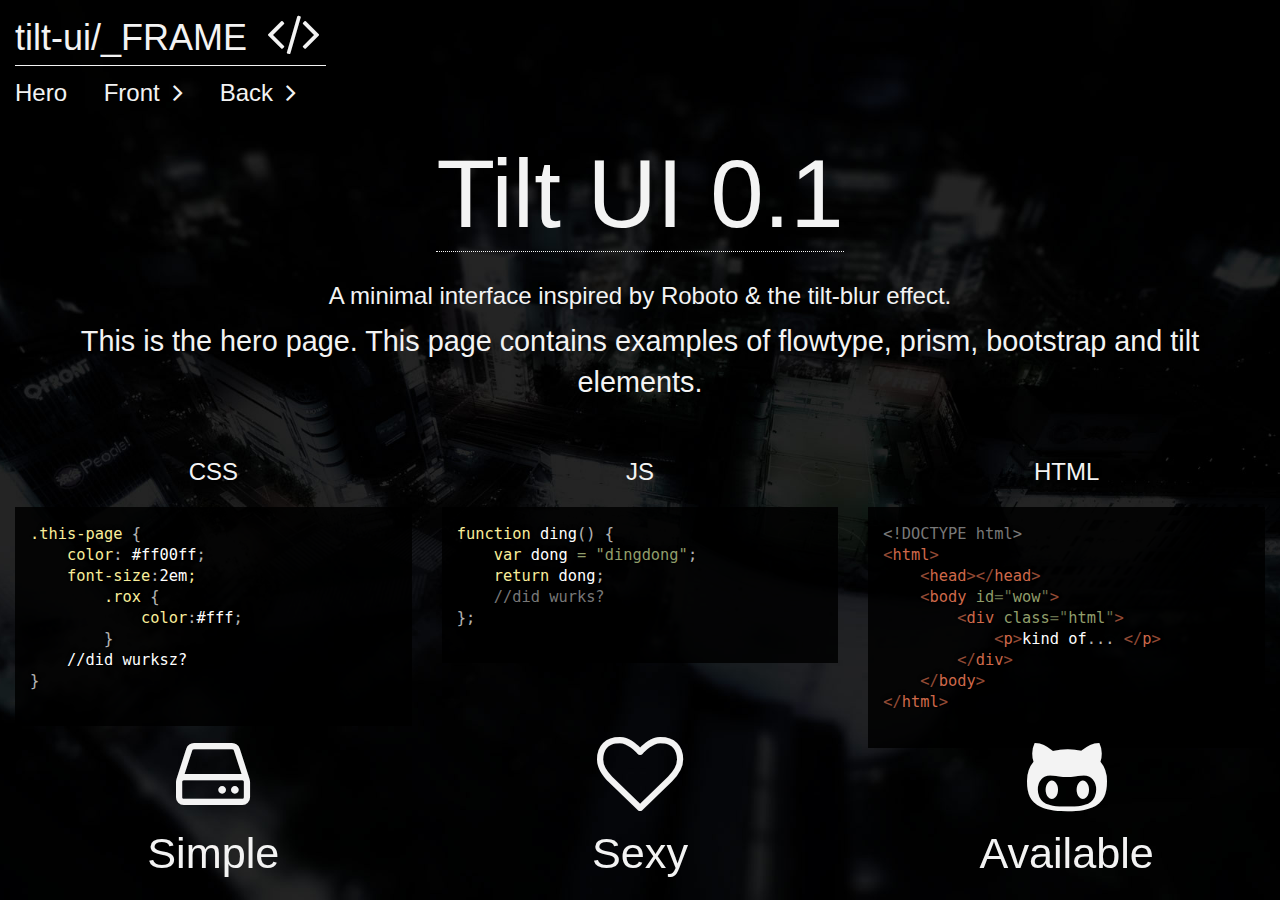
<file: index.html>
<!DOCTYPE html>
<!-- Tilt UI -->
<html lang="en">
<head>
	<meta charset="utf-8">
	<title>Landing | Tilt UI</title>
	<meta name="description" content="">
	<meta name="viewport" content="width=device-width, initial-scale=1.0">
    <!-- Favicons -->
    <link rel="apple-touch-icon" sizes="57x57" href="/images/fav/apple-touch-icon-57x57.png">
    <link rel="apple-touch-icon" sizes="60x60" href="/images/fav/apple-touch-icon-60x60.png">
    <link rel="apple-touch-icon" sizes="72x72" href="/images/fav/apple-touch-icon-72x72.png">
    <link rel="apple-touch-icon" sizes="76x76" href="/images/fav/apple-touch-icon-76x76.png">
    <link rel="apple-touch-icon" sizes="114x114" href="/images/fav/apple-touch-icon-114x114.png">
    <link rel="apple-touch-icon" sizes="120x120" href="/images/fav/apple-touch-icon-120x120.png">
    <link rel="apple-touch-icon" sizes="144x144" href="/images/fav/apple-touch-icon-144x144.png">
    <link rel="apple-touch-icon" sizes="152x152" href="/images/fav/apple-touch-icon-152x152.png">
    <link rel="apple-touch-icon" sizes="180x180" href="/images/fav/apple-touch-icon-180x180.png">
    <link rel="icon" type="image/png" href="/images/fav/favicon-32x32.png" sizes="32x32">
    <link rel="icon" type="image/png" href="/images/fav/android-chrome-192x192.png" sizes="192x192">
    <link rel="icon" type="image/png" href="/images/fav/favicon-96x96.png" sizes="96x96">
    <link rel="icon" type="image/png" href="/images/fav/favicon-16x16.png" sizes="16x16">
    <link rel="manifest" href="/images/fav/manifest.json">
    <link rel="shortcut icon" href="/images/fav/favicon.ico">
    <meta name="msapplication-TileColor" content="#444444">
    <meta name="msapplication-TileImage" content="/images/fav/mstile-144x144.png">
    <meta name="msapplication-config" content="/images/fav/browserconfig.xml">
    <meta name="theme-color" content="#44444">
	<!-- Local CSS  -->
	<link rel="stylesheet" type="text/css" href="css/lib/bootstrap.min.css" rel="stylesheet">
	<link rel="stylesheet" type="text/css" href="css/lib/font-awesome.min.css" rel="stylesheet">
    <link rel="stylesheet" type="text/css" href="css/lib/prism.css" />
	<link rel="stylesheet" type="text/css" href="css/tilt.css" rel="stylesheet">
	
</head>
<body id="tilted">
	<!-- Nav Container -->
	<div class="container-fluid"> <!-- Wrap in col-xs-12 in case we want to make it sticky later -->
		<div class="row">
			<div class="col-xs-12">
				<div id="head-master">
					<!-- Page Title -->
					<div class="row" id="title-master">
						<div class="col-xs-12">
							<h5 class="title-master expander">tilt-ui/_FRAME &nbsp;<span id="flapper" class="fa fa-code"></span></h5>
						</div>
					</div>
					
					<!-- Subnav -->
					<div class="row" id="nav-master">
						<div class="col-xs-12">
							<div class="slide">
								<ul class="parentmenu content">
									<li class="parent">
										<a href="index.html">
                                            <h6>Hero</h6>
                                        </a>
									</li>
									<li class="parent">
										<a><h6 class="subexpander closed">Front &nbsp;<span id="flopper" class="fa fa-angle-right"></span></h6></a>
										<ul class="submenu">
											<div class="subcontent">
												<li>
                                                <a href="#">Structural</a>
												</li>
												<li>
												<a href="#">Content Types</a>
												</li>
                                                <li>
												<a href="forms.html">Text  &amp; Forms</a>
												</li>
											</div>
										</ul>
									</li>
									<li class="parent">
										<a><h6 class="subexpander closed">Back &nbsp;<span id="flopper" class="fa fa-angle-right"></span></h6></a>
										<ul class="submenu">
											<div class="subcontent">
												<li>
												<a href="#">Template</a>
												</li>
												<li>
												<a href="#">Mail Form</a>
												</li>
												<li>
												<a href="#">League API</a>
												</li>
											</div>
										</ul>
									</li>
								</ul>
							</div>
						</div>
					</div>
				</div>
			</div>
		</div>
	</div>
	
	
	<!-- Main Content Container-->
	<div class="container-fluid">
		<div id="content-master">
            <div class="tilt-shift tilt-open">
                <div class="hero-master">
                    <div class="row">
                        <div class="col-xs-12">
                           <h1 class="title">Tilt UI 0.1</h1>
                        </div>
                    </div>
                    <div class="row">
                        <div class="col-xs-12">
                            <h6>A minimal interface inspired by Roboto &amp; the tilt-blur effect.</h6>
                            <p>This is the hero page. This page contains examples of flowtype, prism, bootstrap and tilt elements.</p>
                        </div>
                    </div>
                    <div class="row">
                        <div class="col-sm-4">
                            <br />
                            <h6>CSS</h6>
                            <pre class="language-css"><code class="language-css">
.this-page {
    color: #ff00ff;
    font-size:2em;
        .rox {
            color:#fff;
        }
    //did wurksz?
}
                            </code></pre>
                        </div>
                        <div class="col-sm-4">
                            <br />
                            <h6>JS</h6>
                            <pre class="language-javascript"><code class="language-javascript">
function ding() {
    var dong = "dingdong";
    return dong;
    //did wurks?
};
                            </code></pre>
                        </div>
                        <div class="col-sm-4">
                            <br />
                            <h6>HTML</h6>
                            <pre class="language-php"><code class="language-php">
&lt;!DOCTYPE html>
&lt;html>
    &lt;head>&lt;/head>
    &lt;body id="wow">
        &lt;div class="html">
            &lt;p>kind of... &lt;/p>
        &lt;/div>
    &lt;/body>
&lt;/html>
                            </code></pre>
                        </div>
                    </div>
                </div>
            </div>
            <div class="tilt-shift" id="simple">
                <div class="hero-master">
                    <div class="row">
                        <div class="col-xs-12">
                           <h1 class="title">Simple</h1>
                        </div>
                    </div>
                    <div class="row">
                        <div class="col-sm-4">
                            <ul class="tilt-list">
                                <h5>Frameworks</h5>
                                <li><span class="fa fa-check"></span> Bootstrap Grid</li>
								<li><span class="fa fa-check"></span> Savant 3</li>
                            </ul>
                        </div>
                        <div class="col-sm-4">
                            <ul class="tilt-list">
                                <h5>Libraries</h5>
                                <li><span class="fa fa-check"></span> Font Awesome</li>
                                <li><span class="fa fa-check"></span> jQuery</li>
                                <li><span class="fa fa-check"></span> Flowtype</li>
                                <li><span class="fa fa-check"></span> Prism</li>
                                <li><span class="fa fa-check"></span> TweenMax (GSAP)</li>
                            </ul>
                        </div>
                        <div class="col-sm-4">
                            <ul class="tilt-list">
                                <h5>Technologies</h5>
                                <li><span class="fa fa-check"></span> HTML</li>
                                <li><span class="fa fa-check"></span> CSS</li>
                                <li><span class="fa fa-check"></span> Javascript</li>
                                <li><span class="fa fa-check"></span> PHP</li>
                                <li><span class="fa fa-check"></span> MySQL</li>
                            </ul>
                        </div>
                    </div>
                </div>
            </div>
            <div class="tilt-shift" id="sexy">
                <div class="hero-master">
                    <div class="row">
                        <div class="col-xs-12">
                           <h1 class="title">Sexy</h1>
                        </div>
                    </div>
                    <div class="row">
                        <div class="col-xs-12">
                            <div class="image-hero-single">
                                <img src="images/sexy.png" />
                            </div>
                        </div>
                    </div>
                </div>
            </div>
            <div class="tilt-shift" id="available">
                <div class="hero-master">
                    <div class="row">
                        <div class="col-xs-12">
                           <h1 class="title">Available</h1>
                            <br />
                        </div>
                    </div>
                    <div class="row">
                        <div class="col-xs-12">
                            <h5>Clone and run</h5>
                            <br />
                        </div>
                    </div>
                    <div class="row">
                         <div class="col-sm-6 col-sm-offset-3">
                            <a href="https://github.com/pstrawberriedev/tilt-frame" target="_blank">
                                <p style="text-align:left;">Tilt Frame &nbsp;<span class="fa  fa-github"></span></p>
                            </a>
                            <pre class="language-git"><code class="language-git">
git clone "https://github.com/pstrawberriedev/tilt-frame.git"</code></pre>
                             <br />
                        </div>
                    </div>
                    <div class="row">
                         <div class="col-sm-6 col-sm-offset-3">
                            <a href="https://github.com/pstrawberriedev/gv-engine" target="_blank">
                                <p style="text-align:left;">Godveil Engine &nbsp;<span class="fa  fa-github"></span></p>
                            </a>
                            <pre class="language-git"><code class="language-git">
git clone "https://github.com/pstrawberriedev/gv-engine.git"</code></pre>
                        </div>
                    </div>
                </div>
            </div>
		</div>
	</div>
    
    <!-- Tilt-bottom -->
    
    <div class="tilt-bottom">
        <div class="container-fluid">
            <div class="row">
                <a href="#simple">
                    <div class="col-xs-4 item">
                        <h1><span class="fa fa-hdd-o"></span></h1>
                        <h4>Simple</h4>
                    </div>
                </a>
                <a href="#sexy">
                    <div class="col-xs-4 item">
                        <h1 class="text-align:center;"><span class="fa fa-heart-o"></span></h1>
                        <h4>Sexy</h4>
                    </div>
                </a>  
                <a href="#available">
                    <div class="col-xs-4 item">
                        <h1 class="text-align:center;"><span class="fa fa-github-alt"></span></h1>
                        <h4>Available</h4>
                    </div>
                </a>
            </div>
        </div>
    </div>
	<!-- Responsive JS Trigger -->
	<div id="trigger-js"></div>
	<!-- Local JS -->
	<script src="js/lib/jquery-2.1.3.min.js"></script>
	<script src="js/lib/flowtype.js"></script>
	<script src="js/lib/TweenMax.min.js"></script>
    <script src="js/lib/prism.js"></script>
	<script src="js/tilt.js"></script>
</body>
</html>
</file>
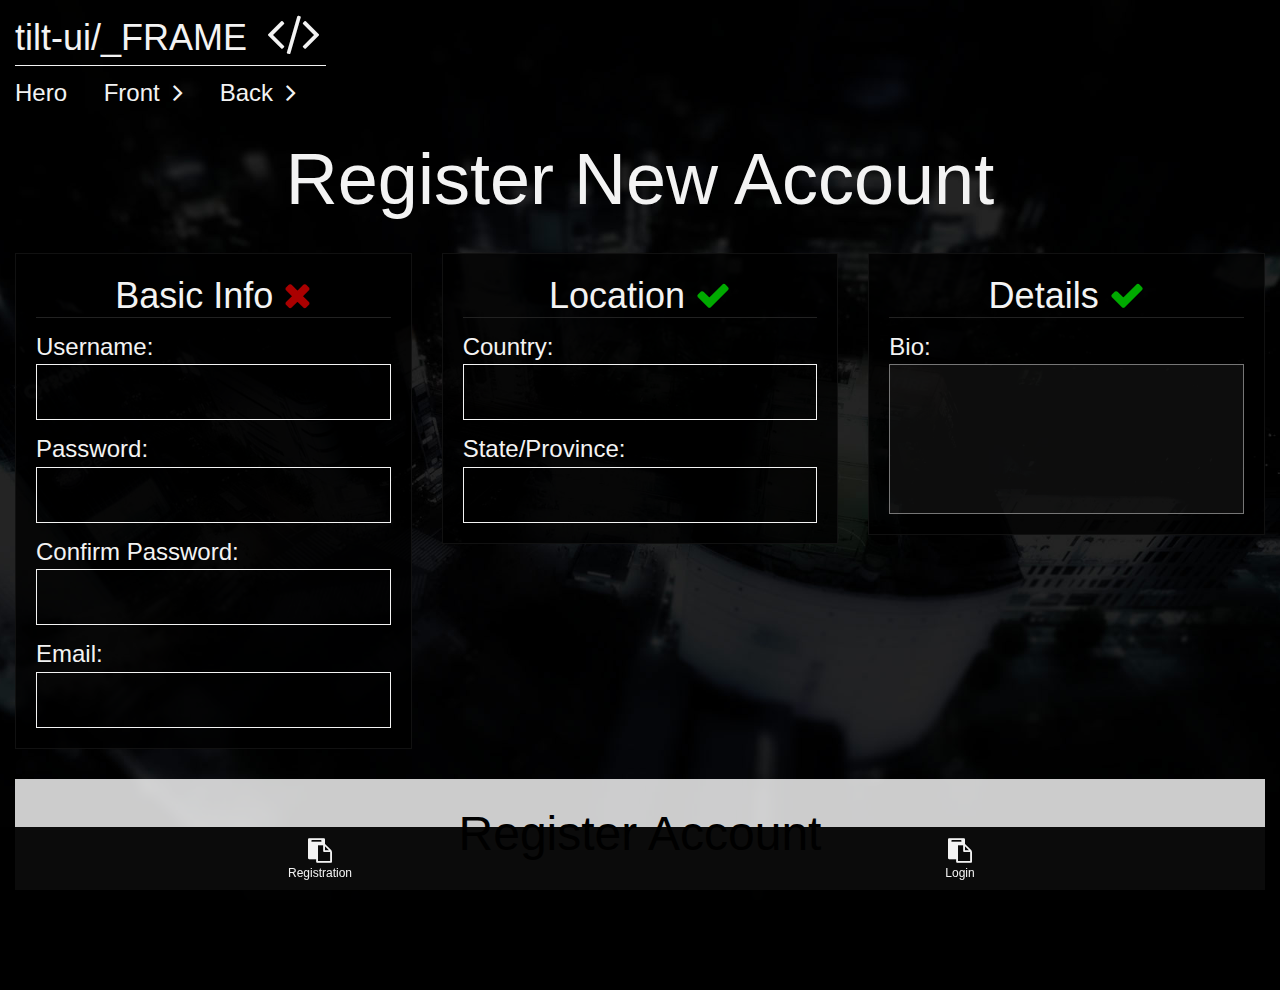
<file: forms.html>
<!DOCTYPE html>
<!-- Tilt UI -->
<html lang="en">
<head>
	<meta charset="utf-8">
	<title>Landing | Tilt UI</title>
	<meta name="description" content="">
	<meta name="viewport" content="width=device-width, initial-scale=1.0">
    <!-- Favicons -->
    <link rel="apple-touch-icon" sizes="57x57" href="/images/fav/apple-touch-icon-57x57.png">
    <link rel="apple-touch-icon" sizes="60x60" href="/images/fav/apple-touch-icon-60x60.png">
    <link rel="apple-touch-icon" sizes="72x72" href="/images/fav/apple-touch-icon-72x72.png">
    <link rel="apple-touch-icon" sizes="76x76" href="/images/fav/apple-touch-icon-76x76.png">
    <link rel="apple-touch-icon" sizes="114x114" href="/images/fav/apple-touch-icon-114x114.png">
    <link rel="apple-touch-icon" sizes="120x120" href="/images/fav/apple-touch-icon-120x120.png">
    <link rel="apple-touch-icon" sizes="144x144" href="/images/fav/apple-touch-icon-144x144.png">
    <link rel="apple-touch-icon" sizes="152x152" href="/images/fav/apple-touch-icon-152x152.png">
    <link rel="apple-touch-icon" sizes="180x180" href="/images/fav/apple-touch-icon-180x180.png">
    <link rel="icon" type="image/png" href="/images/fav/favicon-32x32.png" sizes="32x32">
    <link rel="icon" type="image/png" href="/images/fav/android-chrome-192x192.png" sizes="192x192">
    <link rel="icon" type="image/png" href="/images/fav/favicon-96x96.png" sizes="96x96">
    <link rel="icon" type="image/png" href="/images/fav/favicon-16x16.png" sizes="16x16">
    <link rel="manifest" href="/images/fav/manifest.json">
    <link rel="shortcut icon" href="/images/fav/favicon.ico">
    <meta name="msapplication-TileColor" content="#444444">
    <meta name="msapplication-TileImage" content="/images/fav/mstile-144x144.png">
    <meta name="msapplication-config" content="/images/fav/browserconfig.xml">
    <meta name="theme-color" content="#44444">
	<!-- Local CSS  -->
	<link rel="stylesheet" type="text/css" href="css/lib/bootstrap.min.css" rel="stylesheet">
	<link rel="stylesheet" type="text/css" href="css/lib/font-awesome.min.css" rel="stylesheet">
    <link rel="stylesheet" type="text/css" href="css/lib/prism.css" />
	<link rel="stylesheet" type="text/css" href="css/tilt.css" rel="stylesheet">
	
</head>
<body id="tilted">
	<!-- Nav Container -->
	<div class="container-fluid"> <!-- Wrap in col-xs-12 in case we want to make it sticky later -->
		<div class="row">
			<div class="col-xs-12">
				<div id="head-master">
					<!-- Page Title -->
					<div class="row" id="title-master">
						<div class="col-xs-12">
							<h5 class="title-master expander">tilt-ui/_FRAME &nbsp;<span id="flapper" class="fa fa-code"></span></h5>
						</div>
					</div>
					
					<!-- Subnav -->
					<div class="row" id="nav-master">
						<div class="col-xs-12">
							<div class="slide">
								<ul class="parentmenu content">
									<li class="parent">
										<a href="index.html">
                                            <h6>Hero</h6>
                                        </a>
									</li>
									<li class="parent">
										<a><h6 class="subexpander closed">Front &nbsp;<span id="flopper" class="fa fa-angle-right"></span></h6></a>
										<ul class="submenu">
											<div class="subcontent">
												<li>
                                                <a href="#">Structural</a>
												</li>
												<li>
												<a href="#">Content Types</a>
												</li>
                                                <li>
												<a href="forms.html">Text  &amp; Forms</a>
												</li>
											</div>
										</ul>
									</li>
									<li class="parent">
										<a><h6 class="subexpander closed">Back &nbsp;<span id="flopper" class="fa fa-angle-right"></span></h6></a>
										<ul class="submenu">
											<div class="subcontent">
												<li>
												<a href="#">Template</a>
												</li>
												<li>
												<a href="#">Mail Form</a>
												</li>
												<li>
												<a href="#">League API</a>
												</li>
											</div>
										</ul>
									</li>
								</ul>
							</div>
						</div>
					</div>
				</div>
			</div>
		</div>
	</div>
	
	
	<!-- Main Content Container-->
	<div class="container-fluid">
		<div id="content-master">
			<!-- Registration Form -->
			<div class="tilt-shift tilt-open" id="registration">
                <div class="form-master">
                    <div class="row">
                        <div class="col-xs-12">
                           <h2 class="title">Register New Account</h2>
                        </div>
                    </div>
					<div class="row">
						<form name="registration" id="registration-form" method="post">
							<div class="col-sm-4">
								<div class="section">
									<h5>Basic Info <span class="fa fa-close"></span></h5>
									<div class="item">
										<label for="username">Username:</label>
										<input type="text" name="username" id="username" />
									</div>
									<div class="item">
										<label for="password">Password:</label>
										<input type="password" name="password" id="password" />
									</div>
									<div class="item">
										<label for="password2">Confirm Password:</label>
										<input type="password" name="password2" id="password2" />
									</div>
									<div class="item">
										<label for="email">Email:</label>
										<input type="email" name="email" id="email" />
									</div>
								</div>
							</div>
							<div class="col-sm-4">
								<div class="section">
									<h5>Location <span class="fa fa-check"></span></h5>
									<div class="item">
										<label for="country">Country:</label>
										<input type="text" name="country" id="country" />
									</div>
									<div class="item">
										<label for="state">State/Province:</label>
										<input type="text" name="state" id="state" />
									</div>
								</div>
							</div>
							<div class="col-sm-4">
								<div class="section">
									<h5>Details <span class="fa fa-check"></span></h5>
									<div class="item">
										<label for="bio">Bio:</label>
										<textarea name="bio" id="bio"></textarea>
									</div>
								</div>
							</div>
							<div class="col-xs-12">
								<input type="submit" name="register" id="register" value="Register Account" />
							</div>
						</form>
                    </div>
                </div>
            </div>
			<!-- Login Form -->
			<div class="tilt-shift" id="login">
                <div class="form-master">
                    <div class="row">
                        <div class="col-xs-12">
                           <h2 class="title">Log in</h2>
                        </div>
                    </div>
					<div class="row">
						<form name="registration" id="registration-form" method="post">
							<div class="col-sm-6 col-sm-offset-3">
								<div class="section">
									<h5>Username <span class="fa fa-close"></span></h5>
									<div class="item">
										<input type="text" name="username" id="username" />
									</div>
								</div>
							</div>
							<div class="col-sm-6 col-sm-offset-3">
								<div class="section">
									<h5>Password</h5>
									<div class="item">
										<input type="password" name="password" id="password" />
									</div>
								</div>
							</div>
							<div class="col-sm-6 col-sm-offset-3">
								<input type="submit" name="login" id="login" value="Log in" />
							</div>
						</form>
                    </div>
                </div>
            </div>
		</div>
	</div>
    
    <!-- Tilt-bottom -->
    
    <div class="tilt-bottom">
        <div class="container-fluid">
            <div class="row">
                <a href="#registration">
                    <div class="col-xs-6 item">
                        <h1><span class="fa fa-clipboard"></span></h1>
                        <h4>Registration</h4>
                    </div>
                </a>
				<a href="#login">
                    <div class="col-xs-6 item">
                        <h1><span class="fa fa-clipboard"></span></h1>
                        <h4>Login</h4>
                    </div>
                </a>
				<!--
                <a href="#sexy">
                    <div class="col-xs-4 item">
                        <h1 class="text-align:center;"><span class="fa fa-heart-o"></span></h1>
                        <h4>Sexy</h4>
                    </div>
                </a>
				-->
            </div>
        </div>
    </div>
	<!-- Responsive JS Trigger -->
	<div id="trigger-js"></div>
	<!-- Local JS -->
	<script src="js/lib/jquery-2.1.3.min.js"></script>
	<script src="js/lib/flowtype.js"></script>
	<script src="js/lib/TweenMax.min.js"></script>
    <script src="js/lib/prism.js"></script>
	<script src="js/tilt.js"></script>
</body>
</html>
</file>
<file: css/lib/prism.css>
/* http://prismjs.com/download.html?themes=prism-twilight&languages=markup+css+clike+javascript+php+bash+sql+git+markdown&plugins=line-numbers */
/**
 * prism.js Twilight theme
 * Based (more or less) on the Twilight theme originally of Textmate fame.
 * @author Remy Bach
 */
code[class*="language-"],
pre[class*="language-"] {
	color: white;
	direction: ltr;
	font-family: Consolas, Monaco, 'Andale Mono', monospace;
	text-align: left;
	text-shadow: 0 -.1em .2em black;
	white-space: pre;
	word-spacing: normal;
	word-break: normal;
	line-height: 1.5;

	-moz-tab-size: 4;
	-o-tab-size: 4;
	tab-size: 4;

	-webkit-hyphens: none;
	-moz-hyphens: none;
	-ms-hyphens: none;
	hyphens: none;
}

pre[class*="language-"],
:not(pre) > code[class*="language-"] {
	background: hsl(0, 0%, 8%); /* #141414 */
}

/* Code blocks */
pre[class*="language-"] {
	border-radius: .5em;
	border: .3em solid hsl(0, 0%, 33%); /* #282A2B */
	box-shadow: 1px 1px .5em black inset;
	margin: .5em 0;
	overflow: auto;
	padding: 1em;
}

pre[class*="language-"]::selection {
	/* Safari */
	background: hsl(200, 4%, 16%); /* #282A2B */
}

pre[class*="language-"]::selection {
	/* Firefox */
	background: hsl(200, 4%, 16%); /* #282A2B */
}

/* Text Selection colour */
pre[class*="language-"]::-moz-selection, pre[class*="language-"] ::-moz-selection,
code[class*="language-"]::-moz-selection, code[class*="language-"] ::-moz-selection {
	text-shadow: none;
	background: hsla(0, 0%, 93%, 0.15); /* #EDEDED */
}

pre[class*="language-"]::selection, pre[class*="language-"] ::selection,
code[class*="language-"]::selection, code[class*="language-"] ::selection {
	text-shadow: none;
	background: hsla(0, 0%, 93%, 0.15); /* #EDEDED */
}

/* Inline code */
:not(pre) > code[class*="language-"] {
	border-radius: .3em;
	border: .13em solid hsl(0, 0%, 33%); /* #545454 */
	box-shadow: 1px 1px .3em -.1em black inset;
	padding: .15em .2em .05em;
}

.token.comment,
.token.prolog,
.token.doctype,
.token.cdata {
	color: hsl(0, 0%, 47%); /* #777777 */
}

.token.punctuation {
	opacity: .7;
}

.namespace {
	opacity: .7;
}

.token.tag,
.token.boolean,
.token.number,
.token.deleted {
	color: hsl(14, 58%, 55%); /* #CF6A4C */
}

.token.keyword,
.token.property,
.token.selector,
.token.constant,
.token.symbol,
.token.builtin {
	color: hsl(53, 89%, 79%); /* #F9EE98 */
}

.token.attr-name,
.token.attr-value,
.token.string,
.token.char,
.token.operator,
.token.entity,
.token.url,
.language-css .token.string,
.style .token.string,
.token.variable,
.token.inserted {
	color: hsl(76, 21%, 52%); /* #8F9D6A */
}

.token.atrule {
	color: hsl(218, 22%, 55%); /* #7587A6 */
}

.token.regex,
.token.important {
	color: hsl(42, 75%, 65%); /* #E9C062 */
}

.token.important,
.token.bold {
	font-weight: bold;
}
.token.italic {
	font-style: italic;
}

.token.entity {
	cursor: help;
}

pre[data-line] {
	padding: 1em 0 1em 3em;
	position: relative;
}

/* Markup */
.language-markup .token.tag,
.language-markup .token.attr-name,
.language-markup .token.punctuation {
	color: hsl(33, 33%, 52%); /* #AC885B */
}

/* Make the tokens sit above the line highlight so the colours don't look faded. */
.token {
	position: relative;
	z-index: 1;
}

.line-highlight {
	background: -moz-linear-gradient(left, hsla(0, 0%, 33%, .1) 70%, hsla(0, 0%, 33%, 0)); /* #545454 */
	background: -o-linear-gradient(left, hsla(0, 0%, 33%, .1) 70%, hsla(0, 0%, 33%, 0)); /* #545454 */
	background: -webkit-linear-gradient(left, hsla(0, 0%, 33%, .1) 70%, hsla(0, 0%, 33%, 0)); /* #545454 */
	background: hsla(0, 0%, 33%, 0.25); /* #545454 */
	background: linear-gradient(left, hsla(0, 0%, 33%, .1) 70%, hsla(0, 0%, 33%, 0)); /* #545454 */
	border-bottom: 1px dashed hsl(0, 0%, 33%); /* #545454 */
	border-top: 1px dashed hsl(0, 0%, 33%); /* #545454 */
	left: 0;
	line-height: inherit;
	margin-top: 0.75em; /* Same as .prism’s padding-top */
	padding: inherit 0;
	pointer-events: none;
	position: absolute;
	right: 0;
	white-space: pre;
	z-index: 0;
}

.line-highlight:before,
.line-highlight[data-end]:after {
	background-color: hsl(215, 15%, 59%); /* #8794A6 */
	border-radius: 999px;
	box-shadow: 0 1px white;
	color: hsl(24, 20%, 95%); /* #F5F2F0 */
	content: attr(data-start);
	font: bold 65%/1.5 sans-serif;
	left: .6em;
	min-width: 1em;
	padding: 0 .5em;
	position: absolute;
	text-align: center;
	text-shadow: none;
	top: .4em;
	vertical-align: .3em;
}

.line-highlight[data-end]:after {
	bottom: .4em;
	content: attr(data-end);
	top: auto;
}

pre.line-numbers {
	position: relative;
	padding-left: 3.8em;
	counter-reset: linenumber;
}

pre.line-numbers > code {
	position: relative;
}

.line-numbers .line-numbers-rows {
	position: absolute;
	pointer-events: none;
	top: 0;
	font-size: 100%;
	left: -3.8em;
	width: 3em; /* works for line-numbers below 1000 lines */
	letter-spacing: -1px;
	border-right: 1px solid #999;

	-webkit-user-select: none;
	-moz-user-select: none;
	-ms-user-select: none;
	user-select: none;

}

	.line-numbers-rows > span {
		pointer-events: none;
		display: block;
		counter-increment: linenumber;
	}

		.line-numbers-rows > span:before {
			content: counter(linenumber);
			color: #999;
			display: block;
			padding-right: 0.8em;
			text-align: right;
		}
</file>
<file: css/tilt.css>
/* tilt.scss */
/* Tilt UI */
/* rules.scss */
/* Mixins */
/* Fonts */
@font-face {
  font-family: Roboto url("../fonts/Roboto-Thin.ttf") format("truetype");
  font-weight: 100; }
@font-face {
  font-family: Roboto url("../fonts/Roboto-Light.ttf") format("truetype");
  font-weight: 200; }
@font-face {
  font-family: Roboto url("../fonts/Roboto-Regular.ttf") format("truetype");
  font-weight: 300; }
@font-face {
  font-family: Roboto url("../fonts/Roboto-Black.ttf") format("truetype");
  font-weight: 400; }
.font-title {
  font-family: "Roboto", Arial, "Helvetica Neue", Helvetica, sans-serif; }

.font-body {
  font-family: "Roboto", Arial, "Helvetica Neue", Helvetica, sans-serif; }

.font-fallback {
  font-family: Arial, "Helvetica Neue", Helvetica, sans-serif; }

body {
  font-size: 18px; }

h1, h2, h3, h4, h5, h6 {
  line-height: 1.2; }

h1 {
  font-size: 4em; }

h2 {
  font-size: 3em; }

h3 {
  font-size: 2.5em; }

h4 {
  font-size: 2em; }

h5 {
  font-size: 1.5em; }

h6 {
  font-size: 1em; }

/* Colors */
/* Globals */
ul, ol, menu, dir, h1, h2, h3, h4, h5, h6 {
  -webkit-margin-before: 0;
  -webkit-margin-after: 0;
  -webkit-margin-start: 0;
  -webkit-margin-end: 0;
  -webkit-padding-start: 0;
  padding: 0; }

ul {
  list-style-type: none; }

h1, h2, h3, h4, h5, h6 {
  margin: 0;
  padding: 0;
  font-family: "Roboto", Arial, "Helvetica Neue", Helvetica, sans-serif;
  font-weight: 100; }

p {
  padding: 0;
  margin: 0 0 1.5rem 0;
  font-size: 1.2em; }

a, span {
  font-family: inherit;
  color: inherit; }

a, a:link, a:visited, a:hover, a:active {
  color: inherit;
  text-decoration: none;
  outline: 0;
  font-weight: 100; }

body {
  font-family: "Roboto", Arial, "Helvetica Neue", Helvetica, sans-serif;
  color: #f3f3f3;
  background-color: transparent;
  font-weight: 200; }

html, body {
  width: 100%;
  height: 100%; }

/* Layout */
/* Addon Classes */
.no-lr {
  padding-left: 0;
  padding-right: 0; }

.no-pad {
  padding-left: 0;
  padding-right: 0;
  margin-left: 0;
  margin-right: 0; }

.noselect {
  -webkit-touch-callout: none;
  -webkit-user-select: none;
  -khtml-user-select: none;
  -moz-user-select: none;
  -ms-user-select: none;
  user-select: none; }

/* Imports */
html {
  background: #000 url("../images/bg.jpg") no-repeat center center;
  -webkit-background-size: cover;
  -moz-background-size: cover;
  -o-background-size: cover;
  background-size: cover;
  background-attachment: fixed; }

#content-master {
  padding-top: 5rem; }

img {
  max-width: 100%;
  height: auto; }

/*
    Use with: tilt-bottom
    Apply #tilt-shift to element
*/
.tilt-shift {
  position: relative;
  height: 0;
  overflow: hidden; }

.tilt-open {
  height: auto;
  overflow: visible; }

/*
    Use with: tilt-bottom
    Only apply to last element of body, before footer
/*
<html><head></head><body>
    <header>
    </header>
    <container>
    </container>

    <tilt-bottom>
    </tilt-bottom>

    <footer>
    </footer>
</body></html>
*/
.tilt-bottom {
  position: fixed;
  bottom: 0;
  width: 100%;
  margin-top: 5rem;
  bottom: 0;
  text-align: center;
  font-size: 0.9em;
  -webkit-transition: all 0.3s ease;
  -moz-transition: all 0.3s ease;
  -o-transition: all 0.3s ease;
  transition: all 0.3s ease; }
  .tilt-bottom .title {
    display: inline-block;
    border-bottom: 1px dotted #f3f3f3;
    margin-bottom: 10rem; }
  .tilt-bottom .item {
    margin-bottom: 2rem; }

.tilt-bottom.scrolled {
  font-size: 0.6rem;
  background-color: rgba(0, 0, 0, 0.95);
  padding-top: 1rem; }

.title-master {
  margin-bottom: 0.6rem;
  cursor: pointer; }

#head-master {
  position: relative; }
  #head-master .slide {
    position: absolute;
    height: auto; }
  #head-master ul {
    border-top: 1px solid #f3f3f3; }
  #head-master li {
    display: inline-block;
    margin-right: 3rem;
    position: relative; }
  #head-master ul.parentmenu {
    position: relative;
    height: auto;
    overflow: visible;
    padding-top: 1rem; }
  #head-master ul.submenu {
    height: 0;
    border-top: none;
    padding-top: 10px; }
    #head-master ul.submenu li {
      display: block; }
  #head-master li.parent {
    cursor: pointer;
    position: relative; }
  #head-master .content {
    position: relative;
    overflow: hidden;
    z-index: 3000; }
  #head-master .subcontent {
    height: 0;
    overflow: hidden;
    position: absolute;
    z-index: 4000;
    top: 4.5rem;
    width: 200%; }
    #head-master .subcontent li {
      background: rgba(0, 0, 0, 0.95);
      border: 1px solid #111;
      border-top: 0;
      display: block;
      margin: 0 5px;
      padding: 6px 10px;
      color: #fff;
      width: auto; }
    #head-master .subcontent li:first-child {
      border-top: 1px solid #111; }
    #head-master .subcontent a {
      font-family: "Roboto", Arial, "Helvetica Neue", Helvetica, sans-serif;
      font-size: 0.65em;
      font-weight: 300;
      text-align: left;
      text-transform: uppercase; }
  #head-master #flapper {
    position: relative;
    top: 0.8rem;
    font-size: 5rem;
    -webkit-transition: all 0.2s ease;
    -moz-transition: all 0.2s ease;
    -o-transition: all 0.2s ease;
    transition: all 0.2s ease;
    overflow: hidden;
    cursor: pointer; }
  #head-master #flopper {
    position: relative;
    top: 0.1rem;
    font-size: 2.8rem;
    padding-left: 0;
    -webkit-transition: all 0.2s ease;
    -moz-transition: all 0.2s ease;
    -o-transition: all 0.2s ease;
    transition: all 0.2s ease;
    cursor: pointer; }

#head-master.sticky {
  position: fixed; }

#nav-master {
  position: relative;
  margin-bottom: 2rem; }

.hero-master {
  padding-bottom: 10rem;
  text-align: center; }
  .hero-master .title {
    display: inline-block;
    border-bottom: 1px dotted #f3f3f3;
    margin-bottom: 3rem; }
  .hero-master .item {
    margin-bottom: 2rem; }
  .hero-master h6 {
    margin-bottom: 1rem; }
  .hero-master p {
    margin-bottom: 20px; }

ul.tilt-list {
  display: inline-block;
  margin: 0 auto;
  text-align: left; }
  ul.tilt-list h5 {
    margin-bottom: 2rem; }
  ul.tilt-list span {
    font-size: 0.7em; }

.image-hero-single {
  height: auto;
  margin-bottom: -10rem;
  border-bottom: 3px dotted #f0f0f0; }

.form-master {
  padding-bottom: 10rem; }
  .form-master h2, .form-master h5 {
    text-align: center; }
  .form-master h5 {
    border-bottom: 1px solid #222; }
  .form-master .title {
    margin-bottom: 3rem; }
  .form-master .section {
    margin-bottom: 3rem;
    border: 1px solid #111;
    padding: 2rem;
    background-color: rgba(0, 0, 0, 0.8); }
  .form-master input {
    -webkit-transition: all 0.4s ease;
    -moz-transition: all 0.4s ease;
    -o-transition: all 0.4s ease;
    transition: all 0.4s ease;
    width: 100%;
    background: none;
    background-color: transparent;
    outline: none;
    select: none;
    border: 1px solid #f3f3f3;
    padding: 1rem;
    font-size: 1em; }
  .form-master input:hover, .form-master textarea:hover {
    background-color: rgba(255, 255, 255, 0.1); }
  .form-master input:focus, .form-master textarea:focus {
    background-color: rgba(0, 190, 0, 0.2); }
  .form-master label {
    display: block; }
  .form-master .item {
    margin-top: 1.2rem; }
  .form-master textarea {
    -webkit-transition: all 0.6s ease;
    -moz-transition: all 0.6s ease;
    -o-transition: all 0.6s ease;
    transition: all 0.6s ease;
    width: 100%;
    display: table;
    margin: 0 auto;
    min-height: 150px;
    background-color: rgba(255, 255, 255, 0.05);
    outline: 0; }
  .form-master input[type=submit] {
    border: 1px solid transparent;
    background-color: rgba(255, 255, 255, 0.8);
    color: #000;
    padding: 2rem 0;
    font-size: 2em;
    font-weight: 300; }
  .form-master input[type=submit]:hover, .form-master input[type=submit]:active {
    background-color: rgba(0, 0, 0, 0.8);
    color: #f3f3f3; }
  .form-master .fa-check {
    color: #00aa00; }
  .form-master .fa-close {
    color: #aa0000; }

/* libcustom.scss */
/* Prism syntax highlighting */
pre[class*="language-"] {
  background: rgba(0, 0, 0, 0.85);
  border-radius: 0;
  border: 0;
  box-shadow: none;
  margin: 2rem 0;
  overflow: auto;
  padding: 1.5rem;
  line-height: auto; }

code[class*="language-"], pre[class*="language-"] {
  font-size: 0.8em;
  line-height: 1.1; }

/* responsive.scss */
#trigger-js {
  height: 1px;
  width: 3px;
  position: absolute;
  bottom: 0;
  right: 0;
  background-color: transparent; }

@media (max-width: 767px) {
  #trigger-js {
    width: 2px; } }
@media (max-width: 550px) {
  #trigger-js {
    width: 1px; } }
@media (max-width: 321px) {
  #trigger-js {
    width: 0px; } }
@media (max-width: 767px) {
  #head-master {
    cursor: pointer; }
    #head-master ul {
      position: relative;
      display: block; }
    #head-master #flapper {
      position: relative;
      top: 0.5rem;
      font-size: 3rem;
      -webkit-transition: all 0.2s ease;
      -moz-transition: all 0.2s ease;
      -o-transition: all 0.2s ease;
      transition: all 0.2s ease;
      overflow: hidden;
      cursor: pointer; }
    #head-master #flopper {
      position: relative;
      font-size: 2rem;
      top: 2px; }
    #head-master ul.submenu {
      overflow: visible;
      border-top: none;
      padding: 0;
      margin: 0; }
      #head-master ul.submenu a {
        font-weight: 300; }
    #head-master .subcontent {
      width: 250%;
      top: 0.5rem; }
      #head-master .subcontent li {
        width: auto; }

  #nav-master {
    margin-bottom: 1rem; } }
@media (max-width: 767px) {
  .hero-master .title {
    margin-bottom: 4rem; }

  ul.tilt-list {
    display: block;
    margin: auto;
    text-align: center;
    margin-bottom: 2rem; }
    ul.tilt-list h5 {
      margin-bottom: 2rem; }
    ul.tilt-list span {
      font-size: 0.7em; } }
@media (max-width: 450px) {
  .tilt-bottom h4 {
    font-size: 1.5em; } }
@media (max-width: 767px) {
  code[class*="language-"], pre[class*="language-"] {
    font-size: 1em; } }

/*# sourceMappingURL=tilt.css.map */
</file>
